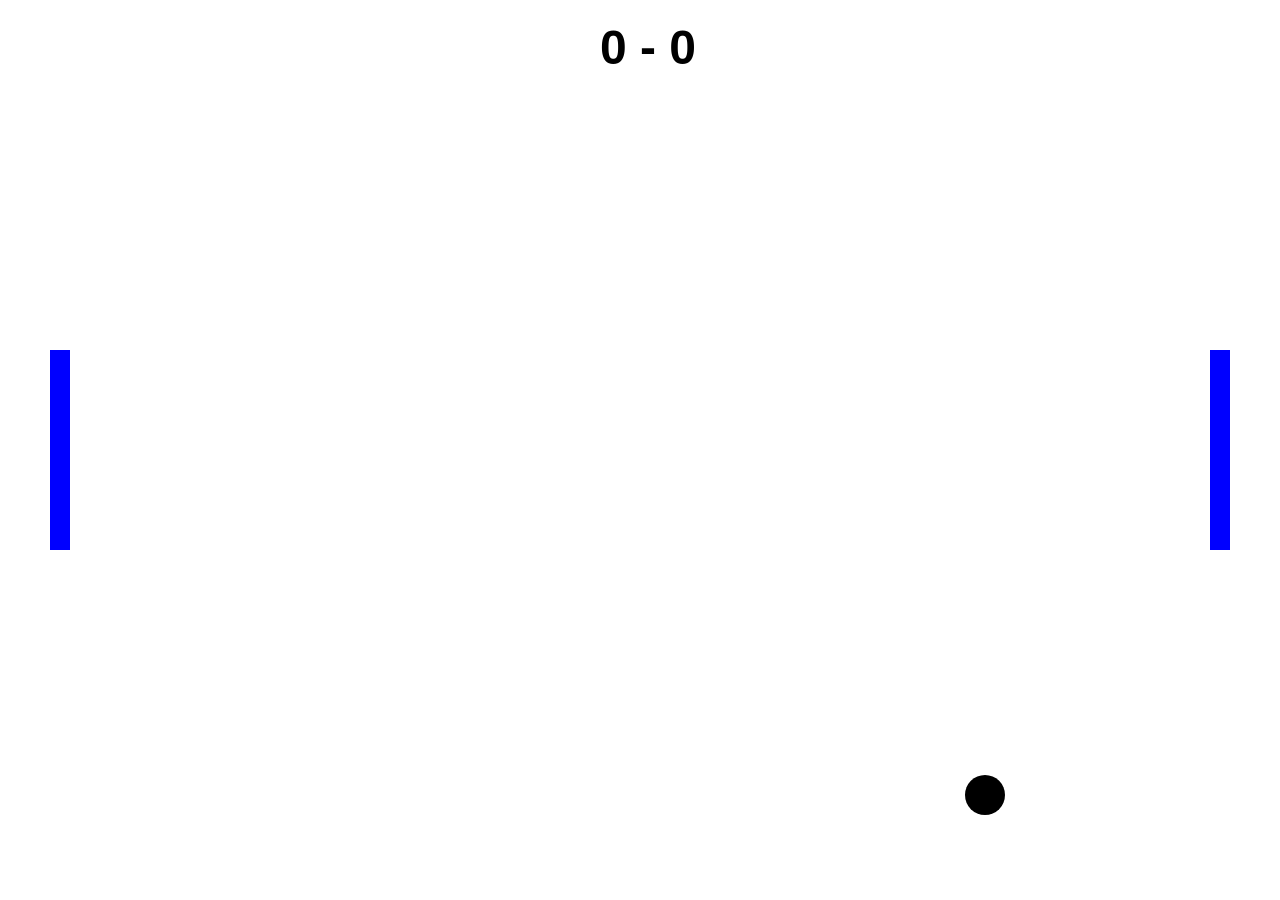
<file: ball.html>
<!DOCTYPE html>
<html lang="en">
<head>
    <meta charset="UTF-8">
    <meta name="viewport" content="width=device-width, initial-scale=1.0">
    <title>Ball</title>
</head>
<body>
    <script src="script/ball.js"></script>
</body>
</html>
</file>
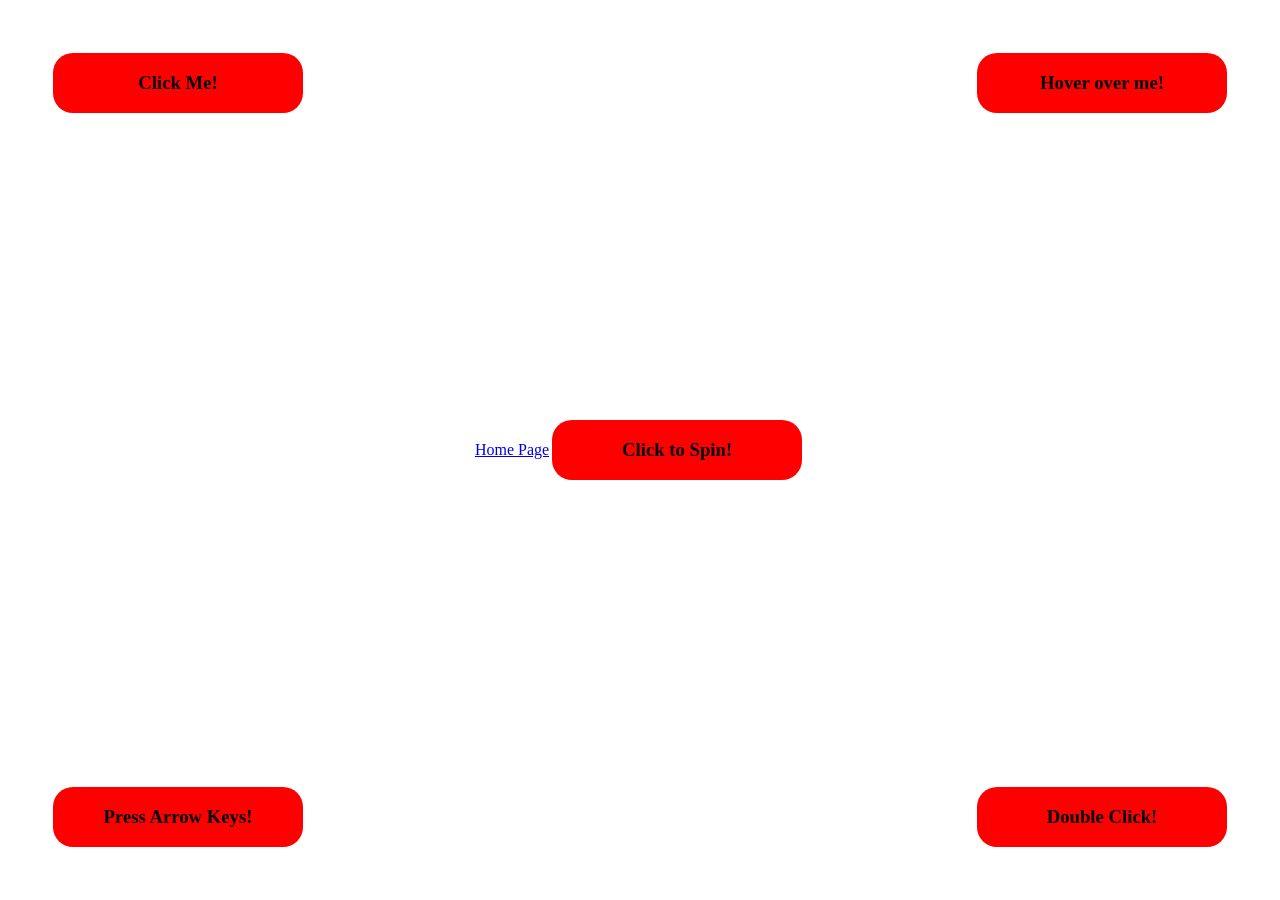
<file: event.html>
<!DOCTYPE html>
<html lang="en">
<head>
    <meta charset="UTF-8">
    <meta name="viewport" content="width=device-width, initial-scale=1.0">
    <title>Event</title>
    <link rel="stylesheet" href="style/event.css">
</head>
<body>
    <a href="index.html">Home Page</a>
    <div class="rectangle click">
        <h3>Click Me!</h3>
    </div>
    <div class="rectangle move">
        <h3>Press Arrow Keys!</h3>
    </div>
    <div class="rectangle spin">
        <h3>Click to Spin!</h3>
    </div>
    <div class="rectangle hover">
        <h3>Hover over me!</h3>
    </div>
    <div class="rectangle dblclick">
        <h3>Double Click!</h3>
    </div>
    <script src="script/event.js"></script>
</body>
</html>
</file>
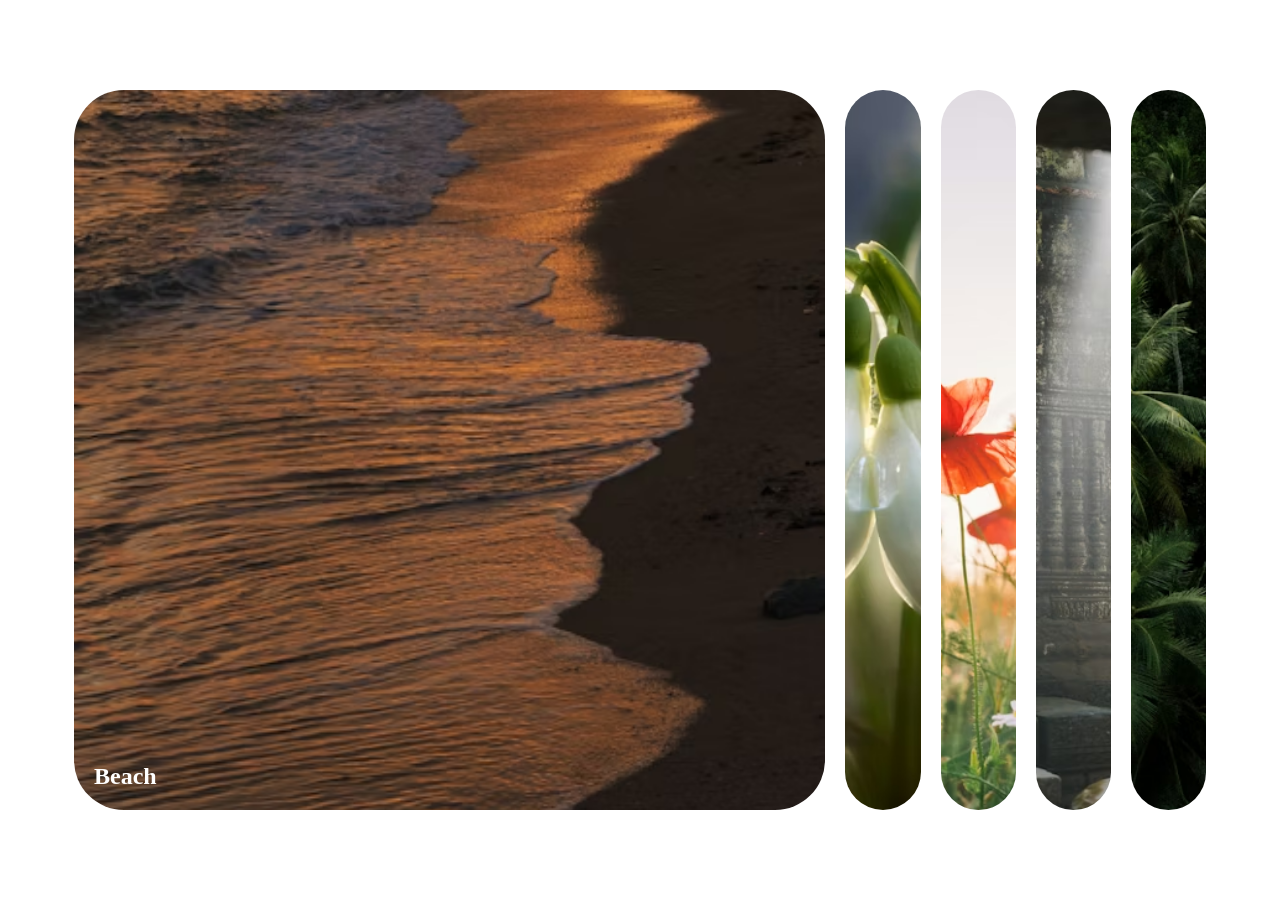
<file: expanding.html>
<!DOCTYPE html>
<html lang="en">
<head>
    <meta charset="UTF-8">
    <meta name="viewport" content="width=device-width, initial-scale=1.0">
    <title>Expanding</title>
    <link rel="stylesheet" href="style/expanding.css">
</head>
<body>
    <div class="container">
        <div class="panel" style="background-image: url('images/beach.avif')">
        <h3>Beach</h3>
    </div>
        <div class="panel" style="background-image: url('images/flower.avif')">
        <h3>Flower</h3>
    </div>
        <div class="panel" style="background-image: url('images/flowers.avif')">
        <h3>Flowers</h3>
    </div>
        <div class="panel" style="background-image: url('images/old building.avif')">
        <h3>Ancient building</h3>
    </div>
        <div class="panel" style="background-image: url('images/palm trees.avif')">
        <h3>Palm trees</h3>
    </div>
    <script src="script/expanding.js" ></script>
</body>
</html>
</file>
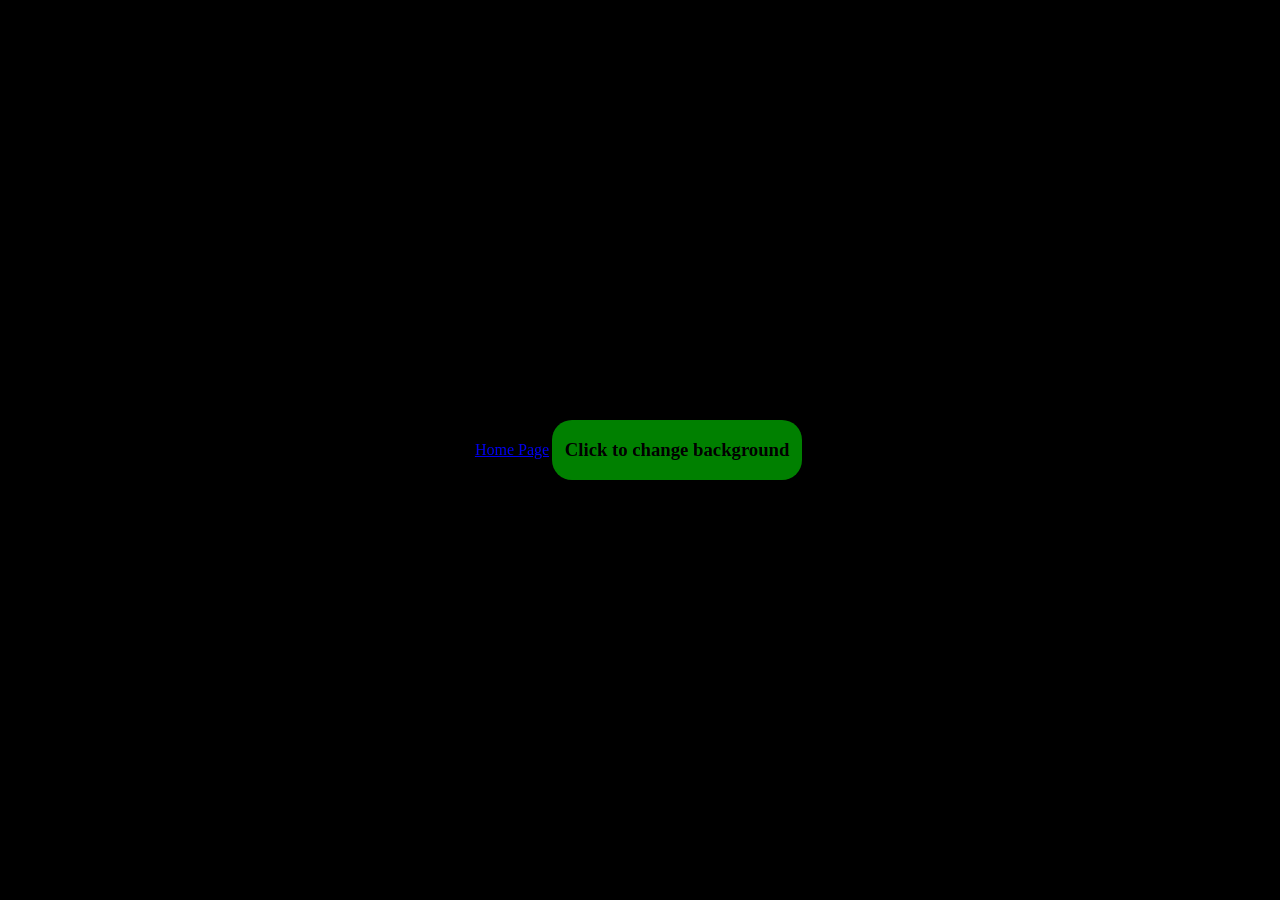
<file: interactive.html>
<!DOCTYPE html>
<html lang="en">
<head>
    <meta charset="UTF-8">
    <meta name="viewport" content="width=device-width, initial-scale=1.0">
    <title>Interactive</title>
    <link rel="stylesheet" href="style/interactive.css">
</head>
<body>
    <a href="index.html">Home Page</a>
    <section class="bg"></class>
    <div class="rectangle click">
        <h3>Click to change background</h3>
    </div>
    <script src="script/interactive.js"></script>

</body>
</html>
</file>
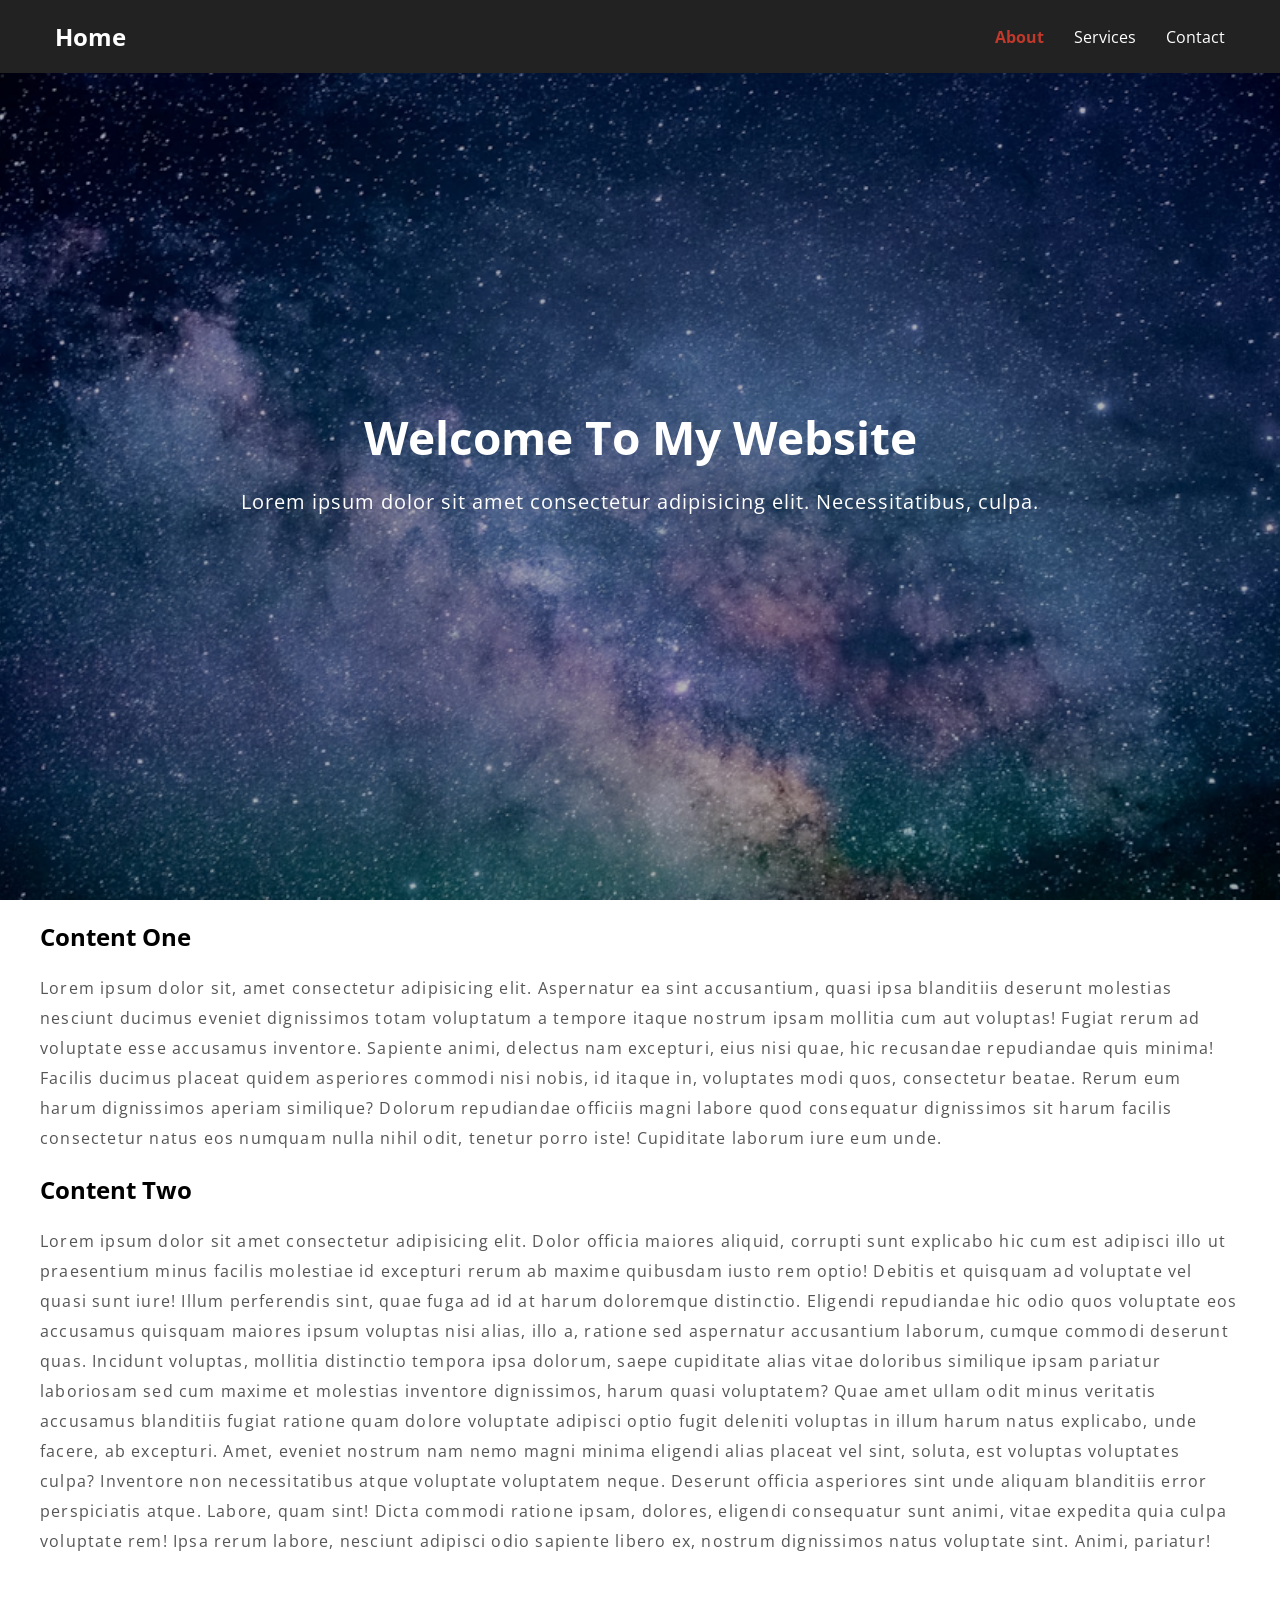
<file: nav.html>
<!DOCTYPE html>
<html lang="en">
<head>
    <meta charset="UTF-8">
    <meta name="viewport" content="width=device-width, initial-scale=1.0">
    <title>Nav Page</title>
    <link rel="stylesheet" href="style/nav.css">
</head>
<body>
    <nav class="nav">
        <div class="container">
            <h1 class="logo">
                <a href="index.html">Home</a>
            </h1>
            <ul>
                <li>
                    <a class="current" href="nav.html">About</a>
                </li>
                <li>
                    <a href="#">Services</a>
                </li>
                <li>
                    <a href="#">Contact</a>
                </li>
            </ul>
        </div>
    </nav>

    <div class="hero">
        <div class="container">
            <h1>Welcome To My Website</h1>
            <p> Lorem ipsum dolor sit amet consectetur adipisicing elit. Necessitatibus, culpa.</p>
        </div>
    </div>

    <section class="container content">
        <h2>Content One</h2>
        <p>Lorem ipsum dolor sit, amet consectetur adipisicing elit. Aspernatur ea sint accusantium, quasi ipsa blanditiis deserunt molestias nesciunt ducimus eveniet dignissimos totam voluptatum a tempore itaque nostrum ipsam mollitia cum aut voluptas! Fugiat rerum ad voluptate esse accusamus inventore. Sapiente animi, delectus nam excepturi, eius nisi quae, hic recusandae repudiandae quis minima! Facilis ducimus placeat quidem asperiores commodi nisi nobis, id itaque in, voluptates modi quos, consectetur beatae. Rerum eum harum dignissimos aperiam similique? Dolorum repudiandae officiis magni labore quod consequatur dignissimos sit harum facilis consectetur natus eos numquam nulla nihil odit, tenetur porro iste! Cupiditate laborum iure eum unde.</p>

        <h3>Content Two</h3>
        <p>Lorem ipsum dolor sit amet consectetur adipisicing elit. Dolor officia maiores aliquid, corrupti sunt explicabo hic cum est adipisci illo ut praesentium minus facilis molestiae id excepturi rerum ab maxime quibusdam iusto rem optio! Debitis et quisquam ad voluptate vel quasi sunt iure! Illum perferendis sint, quae fuga ad id at harum doloremque distinctio. Eligendi repudiandae hic odio quos voluptate eos accusamus quisquam maiores ipsum voluptas nisi alias, illo a, ratione sed aspernatur accusantium laborum, cumque commodi deserunt quas. Incidunt voluptas, mollitia distinctio tempora ipsa dolorum, saepe cupiditate alias vitae doloribus similique ipsam pariatur laboriosam sed cum maxime et molestias inventore dignissimos, harum quasi voluptatem? Quae amet ullam odit minus veritatis accusamus blanditiis fugiat ratione quam dolore voluptate adipisci optio fugit deleniti voluptas in illum harum natus explicabo, unde facere, ab excepturi. Amet, eveniet nostrum nam nemo magni minima eligendi alias placeat vel sint, soluta, est voluptas voluptates culpa? Inventore non necessitatibus atque voluptate voluptatem neque. Deserunt officia asperiores sint unde aliquam blanditiis error perspiciatis atque. Labore, quam sint! Dicta commodi ratione ipsam, dolores, eligendi consequatur sunt animi, vitae expedita quia culpa voluptate rem! Ipsa rerum labore, nesciunt adipisci odio sapiente libero ex, nostrum dignissimos natus voluptate sint. Animi, pariatur!</p>

    </section>
    <script src="script/nav.js"></script>
</body>
</html>
</file>
<file: style/event.css>
* {
    box-sizing: border-box;
}


body {
    display: flex;
    height: 100vh;
    align-items: center;
    justify-content: center;
    margin: 0;
}


.rectangle {
    height: 60px;
    width: 250px;
    background: red;
    margin: 3px;
    border-radius: 20px;
    display: flex;
    justify-content: center;
    align-items: center;
}

.hover {
    position: absolute;
    top: 50px;
    right: 50px;
}

.move {
    position: absolute;
    bottom: 50px;
    left: 50px
}

.dblclick {
    position: absolute;
    bottom: 50px;
    right: 50px;
}

.click {
    position: absolute;
    top: 50px;
    left: 50px;
}


.start {
    animation: spin 1s linear infinite;
}

@keyframes spin {
    from {
        transform: rotate(0deg);
    }
    to {
        transform: rotate(360deg);
    }
}
</file>
<file: style/expanding.css>
*{
    box-sizing: border-box;
}

body{
    height: 100vh;
    display: flex;
    justify-content: center;
    align-items: center;
    margin: 0;
}

.container {
    display: flex;
    width: 90vw;
}

.panel {
    background-size: cover;
    background-position: center;
    background-repeat: no-repeat;
    height: 80vh;
    border-radius: 50px;
    color: white;
    cursor: pointer;
    flex: 1;
    margin: 10px;
    position: relative;
    transition: flex 1s ease-in;
}

h3 {
    position: absolute;
    bottom: 20px;
    left: 20px;
    font-size: 24px;
    margin: 0px;
    opacity: 0;
    transition: opacity 1s ease-in 0.5s;
}

.panel.active {
    flex: 10;
}

.panel.active h3 {
    opacity: 1;
}
</file>
<file: style/interactive.css>
* {
    box-sizing: border-box
}

body {
    display: flex;
    height: 100vh;
    align-items: center;
    justify-content: center;
    margin: 0;
    background: black;
}

.rectangle {
    height: 60px;
    width: 250px;
    background: green;
    margin: 3px;
    border-radius: 20px;
    display: flex;
    justify-content: center;
    align-items: center;
}

.bg {
    width: 100 vw;
    height: 100 vh;
    background-image: url('../images/burger.avif')
    position: absolute;
}
</file>
<file: style/nav.css>
@import url('https://fonts.googleapis.com/css2?family=Open+Sans:ital,wght@0,300..800;1,300..800&display=swap');

* {
    box-sizing: border-box;
    margin: 0;
    padding: 0;
}


body {
    font-family: 'Open Sans', sans-serif;
    background: 222222;
    overflow-x: hidden;
    padding-bottom: 50px;
}


.container {
    max-width: 1200px;
    margin: 0 auto;
}


.nav {
    position: fixed;
    background: #222222;
    top: 0;
    left: 0;
    right: 0;
    transition: all 0.3s ease-in-out;
}


.nav .container {
    display: flex;
    align-items: center;
    justify-content: space-between;
    padding: 20px 0px;
}


.nav ul {
    display: flex;
    align-items: center;
    justify-content: center;
    list-style-type: none;
}


.nav a {
    color: #ffffff;
    text-decoration: none;
    padding: 7px 15px;
}

.nav.active {
    background-color: #ffffff;
}

.nav.active a {
    color: #000000;
}

.nav.active .container {
    padding: 10px 0;
}


.nav a:hover {
    font-weight: bold;
    color: #c0392b;
}


.nav a.current {
    font-weight: bold;
    color: #c0392b;
}


.hero {
    background-image: url('../images/stars.avif');
    height: 100vh;
    background-repeat: no-repeat;
    background-position: bottom center;
    color: white;
    display: flex;
    justify-content: center;
    align-items: center;
    text-align: center;
    position: relative;
    margin-bottom: 20px;
    z-index: -2;
    background-size: cover;
}


.hero::before {
    content: '';
    position: absolute;
    top: 0px;
    left: 0px;
    width: 100%;
    height: 100%;
    z-index: -1;
    background: black;
    opacity: 0.3;
}


.hero h1 {
    font-size: 46px;
    margin: 20px 0px 20px;
}


.hero p {
    font-size: 20px;
    letter-spacing: 1px;
}


.content h2 {
    font-size: 150%;
    margin: 20px 0px;
}


.content h3 {
    font-size: 150%;
    margin: 20px 0px;
}


.content p {
    color: #555555;
    line-height: 30px;
    letter-spacing: 1.2px;
}
</file>
